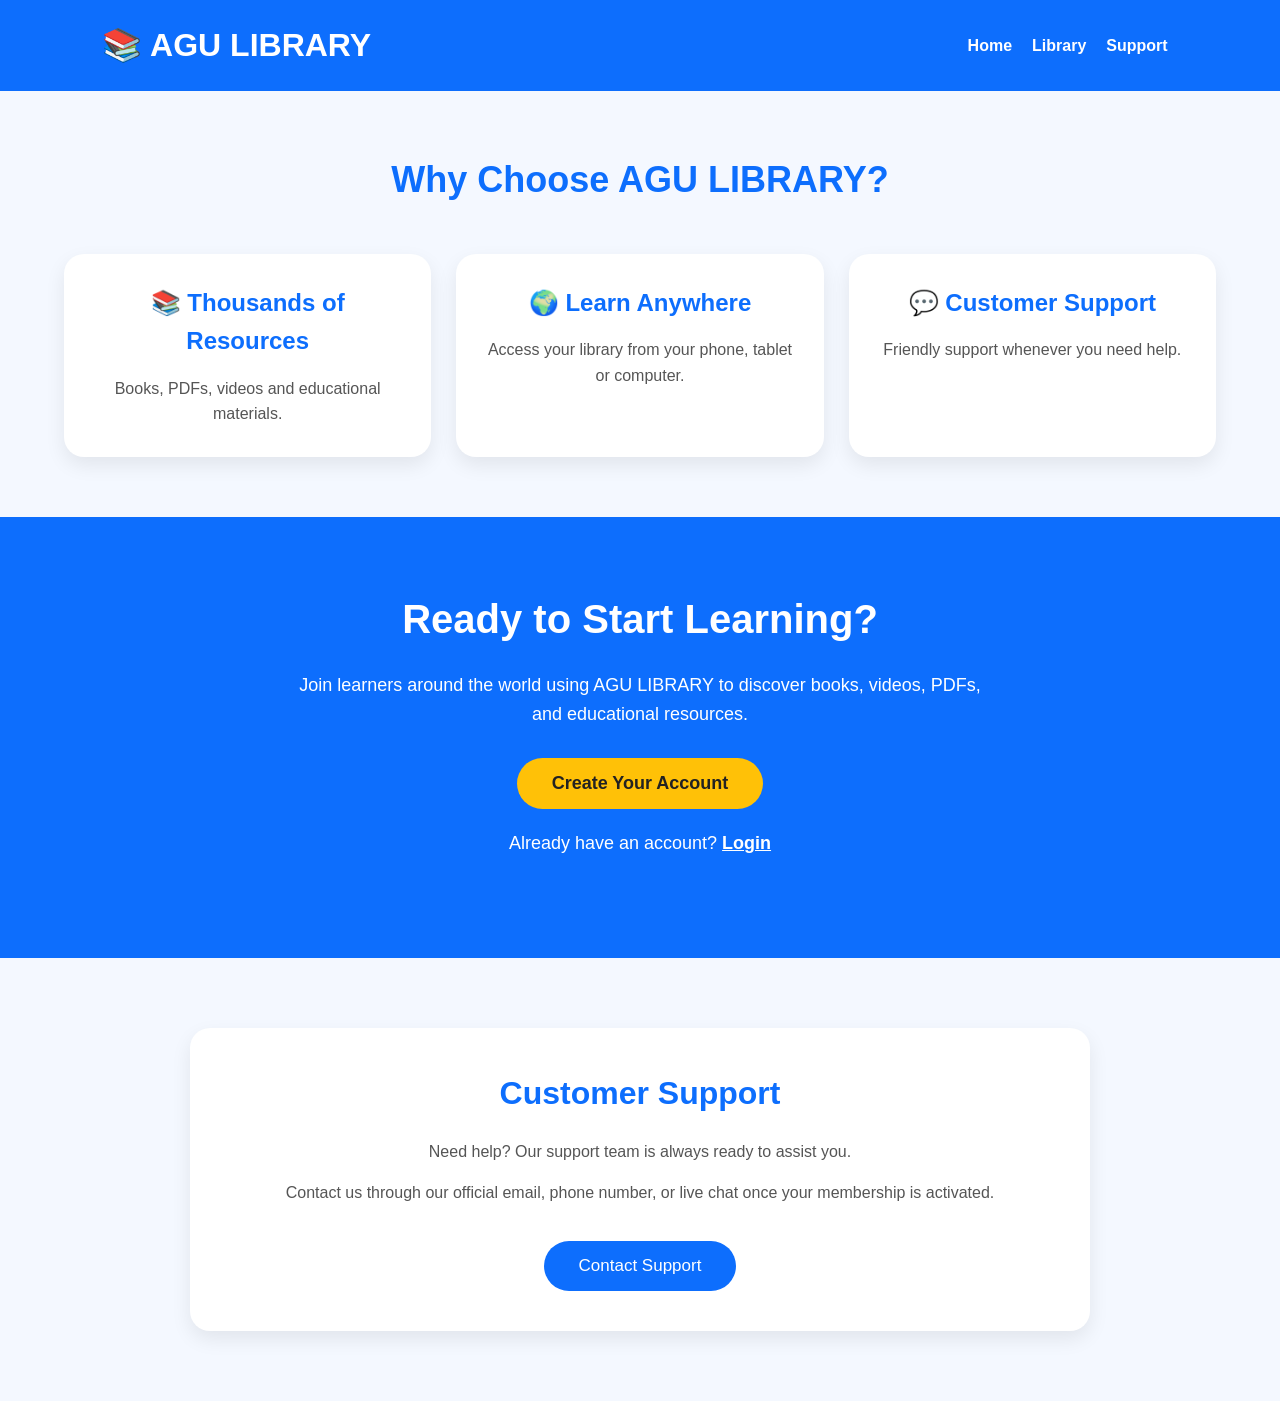
<file: membership.html>
<!DOCTYPE html>
<html lang="en">
<head>
    <meta charset="UTF-8">
    <meta name="viewport" content="width=device-width, initial-scale=1.0">
    <title>Membership - AGU LIBRARY</title>
    <link rel="stylesheet" href="style.css">
</head>

<body>

<header>
    <h1>📚 AGU LIBRARY</h1>

    <nav>
        <a href="index.html">Home</a>
        <a href="library.html">Library</a>
        <a href="#support">Support</a>
    </nav>
</header>

<section class="benefits">

    <h2>Why Choose AGU LIBRARY?</h2>

    <div class="benefit-card">
        <h3>📚 Thousands of Resources</h3>
        <p>Books, PDFs, videos and educational materials.</p>
    </div>

    <div class="benefit-card">
        <h3>🌍 Learn Anywhere</h3>
        <p>Access your library from your phone, tablet or computer.</p>
    </div>

    <div class="benefit-card">
        <h3>💬 Customer Support</h3>
        <p>Friendly support whenever you need help.</p>
    </div>

</section>

<section class="join">

    <h2>Ready to Start Learning?</h2>

    <p>
        Join learners around the world using AGU LIBRARY to discover books, videos, PDFs, and educational resources.
    </p>

<form action="register.html">

    <button type="submit">Create Your Account</button>

</form>

<p style="margin-top:20px;">
    Already have an account?
    <a href="login.html" style="color:white;font-weight:bold;">Login</a>
</p>

</section>

<section id="support" class="support">

    <h2>Customer Support</h2>

    <p>
        Need help? Our support team is always ready to assist you.
    </p>

    <p>
        Contact us through our official email, phone number, or live chat once your membership is activated.
    </p>

    <button type="button">Contact Support</button>

</section>

</body>
</html>
</file>
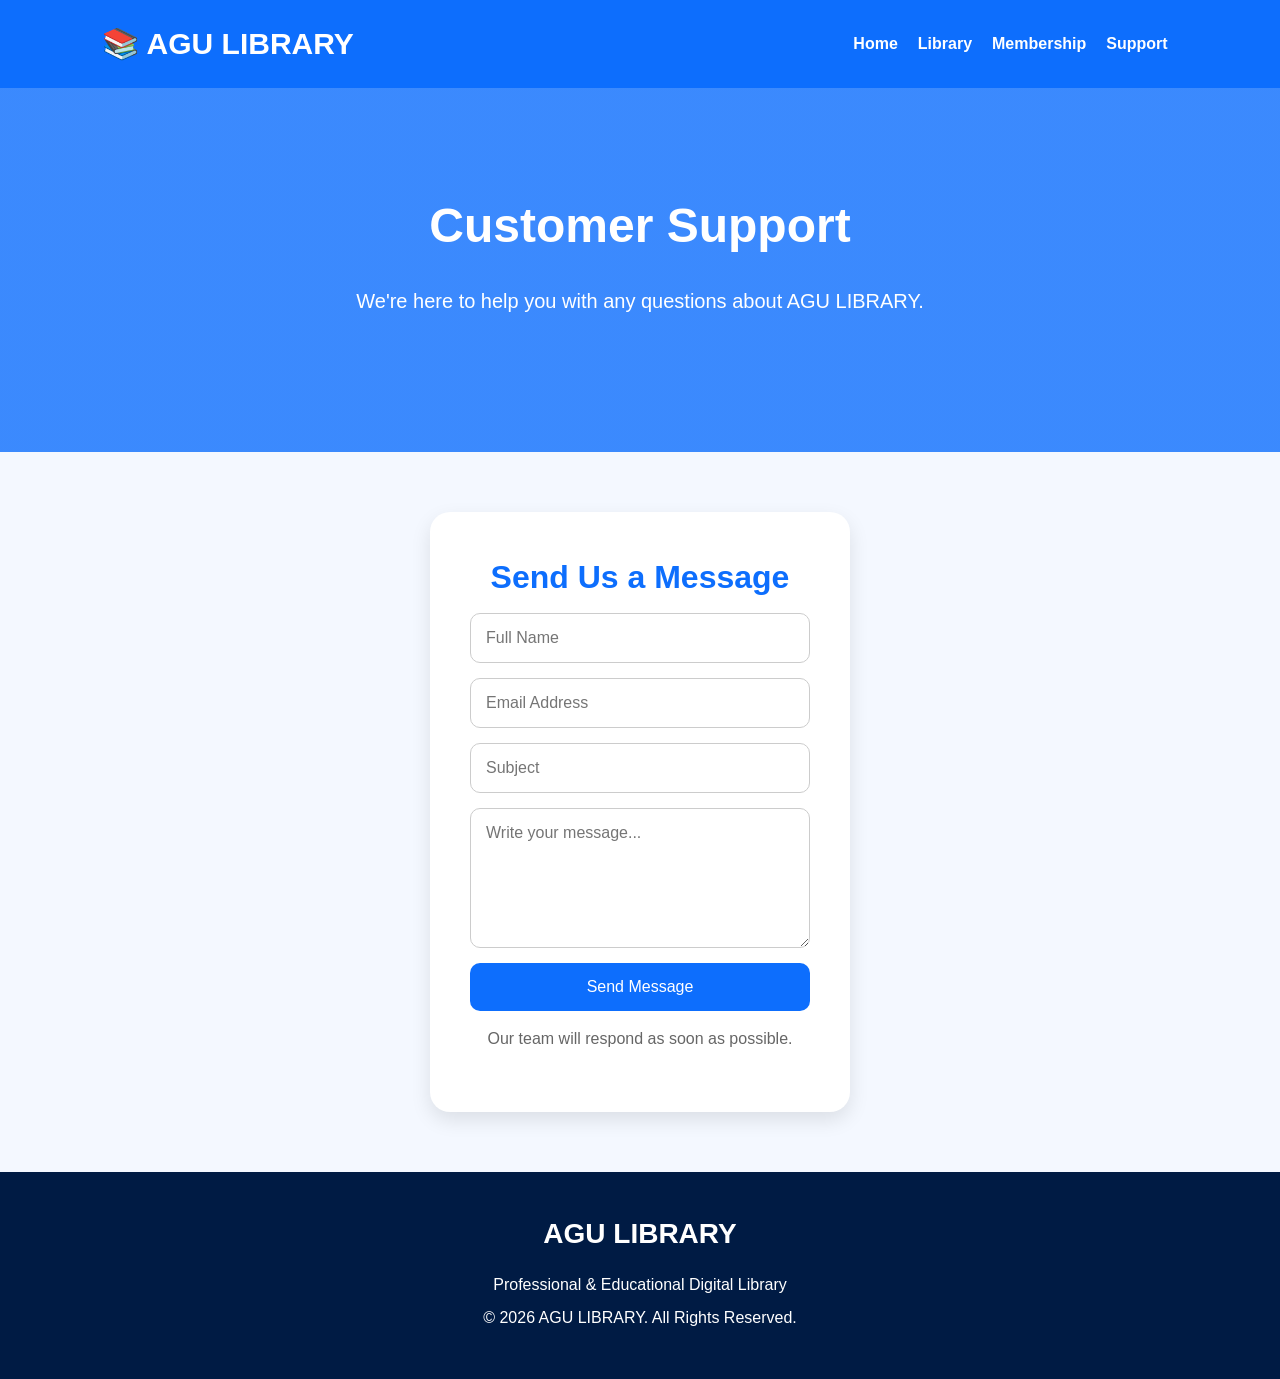
<file: support.html>
<!DOCTYPE html>
<html lang="en">
<head>
    <meta charset="UTF-8">
    <meta name="viewport" content="width=device-width, initial-scale=1.0">
    <title>Support - AGU LIBRARY</title>
    <link rel="stylesheet" href="style.css">
</head>

<body>

<header>

    <div class="logo">📚 AGU LIBRARY</div>

    <nav>
        <a href="index.html">Home</a>
        <a href="library.html">Library</a>
        <a href="membership.html">Membership</a>
        <a href="support.html">Support</a>
    </nav>

</header>

<section class="hero">

    <h2>Customer Support</h2>

    <p>
        We're here to help you with any questions about AGU LIBRARY.
    </p>

</section>

<section class="login-page">

    <div class="login-box">

        <h2>Send Us a Message</h2>

        <form>

            <input
                type="text"
                placeholder="Full Name"
                required>

            <input
                type="email"
                placeholder="Email Address"
                required>

            <input
                type="text"
                placeholder="Subject"
                required>

            <textarea
                rows="6"
                placeholder="Write your message..."
                style="padding:15px;border:1px solid #ccc;border-radius:10px;font-size:16px;"
                required></textarea>

            <button type="submit">Send Message</button>

        </form>

        <p class="login-links">
            Our team will respond as soon as possible.
        </p>

    </div>

</section>

<footer>

    <h3>AGU LIBRARY</h3>

    <p>Professional & Educational Digital Library</p>

    <p>© 2026 AGU LIBRARY. All Rights Reserved.</p>

</footer>

</body>
</html>
</file>
<file: style.css>
/* =========================
   AGU LIBRARY
   STYLE.CSS
========================= */

*{
    margin:0;
    padding:0;
    box-sizing:border-box;
    font-family:Arial, Helvetica, sans-serif;
}

body{
    background:#f4f8ff;
    color:#222;
    line-height:1.6;
}

/* =========================
   HEADER
========================= */

header{
    background:#0d6efd;
    color:white;
    display:flex;
    justify-content:space-between;
    align-items:center;
    flex-wrap:wrap;
    padding:20px 8%;
    position:sticky;
    top:0;
    z-index:1000;
}

.logo{
    font-size:30px;
    font-weight:bold;
}

nav{
    display:flex;
    flex-wrap:wrap;
}

nav a{
    color:white;
    text-decoration:none;
    margin:10px;
    font-weight:bold;
    transition:.3s;
}

nav a:hover{
    color:#ffc107;
}

.buttons{
    display:flex;
    gap:10px;
}

.login,
.register{
    padding:10px 20px;
    border:none;
    border-radius:30px;
    cursor:pointer;
    font-weight:bold;
    transition:.3s;
}

.login{
    background:white;
    color:#0d6efd;
}

.login:hover{
    background:#e9ecef;
}

.register{
    background:#ffc107;
}

.register:hover{
    background:#ffca2c;
}

/* =========================
   HERO
========================= */

.hero{
    background:linear-gradient(rgba(13,110,253,.8),
    rgba(13,110,253,.8));
    color:white;
    text-align:center;
    padding:100px 20px;
}

.hero h2{
    font-size:48px;
    margin-bottom:20px;
}

.hero p{
    font-size:20px;
    margin-bottom:35px;
}

.search{
    display:flex;
    justify-content:center;
    gap:10px;
    flex-wrap:wrap;
}

.search input{
    width:350px;
    max-width:90%;
    padding:15px;
    border:none;
    border-radius:30px;
    font-size:16px;
}

.search button{
    padding:15px 30px;
    border:none;
    border-radius:30px;
    background:#ffc107;
    font-weight:bold;
    cursor:pointer;
    transition:.3s;
}

.search button:hover{
    background:#ffca2c;
}
/* =========================
   SECTION TITLES
========================= */

.section-title{
    text-align:center;
    color:#0d6efd;
    font-size:34px;
    margin:60px 0 30px;
    font-weight:bold;
}

/* =========================
   CATEGORIES
========================= */

.categories{
    width:90%;
    max-width:1200px;
    margin:0 auto 60px;
    display:grid;
    grid-template-columns:repeat(auto-fit,minmax(220px,1fr));
    gap:25px;
}

.card{
    background:white;
    padding:30px 20px;
    border-radius:20px;
    text-align:center;
    box-shadow:0 8px 20px rgba(0,0,0,.08);
    transition:.3s;
}

.card:hover{
    transform:translateY(-8px);
}

.card h3{
    color:#0d6efd;
    margin-bottom:15px;
    font-size:24px;
}

.card p{
    color:#555;
}

/* =========================
   FEATURED RESOURCES
========================= */

.featured{
    background:white;
    padding:70px 8%;
}

.featured h2{
    text-align:center;
    color:#0d6efd;
    margin-bottom:40px;
    font-size:34px;
}

.resource-grid{
    display:grid;
    grid-template-columns:repeat(auto-fit,minmax(240px,1fr));
    gap:25px;
}

.resource-card{
    background:#f8f9fa;
    border-radius:20px;
    overflow:hidden;
    box-shadow:0 8px 20px rgba(0,0,0,.08);
    transition:.3s;
    text-align:center;
}

.resource-card:hover{
    transform:translateY(-8px);
}

.resource-card img{
    width:100%;
    height:280px;
    object-fit:cover;
}

.resource-card h3{
    margin:20px 0 10px;
    color:#0d6efd;
}

.resource-card p{
    color:#666;
    margin-bottom:20px;
}

.resource-card button{
    margin-bottom:20px;
    padding:12px 25px;
    border:none;
    border-radius:30px;
    background:#0d6efd;
    color:white;
    cursor:pointer;
    transition:.3s;
}

.resource-card button:hover{
    background:#0b5ed7;
}

/* =========================
   STATISTICS
========================= */

.stats{
    background:#0d6efd;
    color:white;
    display:grid;
    grid-template-columns:repeat(auto-fit,minmax(180px,1fr));
    gap:25px;
    padding:70px 8%;
    text-align:center;
}

.stat h2{
    font-size:40px;
    margin-bottom:10px;
}

.stat p{
    font-size:18px;
}

/* =========================
   FOOTER
========================= */

footer{
    background:#001b44;
    color:white;
    text-align:center;
    padding:40px 20px;
}

footer h3{
    font-size:28px;
    margin-bottom:15px;
}

footer p{
    margin:8px 0;
}
/* =========================
   ANIMATIONS
========================= */

.card,
.resource-card,
.stat{
    transition:0.3s ease;
}

.card:hover,
.resource-card:hover,
.stat:hover{
    transform:translateY(-10px);
}

/* =========================
   RESPONSIVE DESIGN
========================= */

@media (max-width:768px){

header{
    flex-direction:column;
    text-align:center;
    gap:15px;
}

nav{
    justify-content:center;
}

.hero h2{
    font-size:34px;
}

.hero p{
    font-size:18px;
}

.search{
    flex-direction:column;
    align-items:center;
}

.search input{
    width:90%;
}

.search button{
    width:90%;
}

.buttons{
    justify-content:center;
}

.categories{
    grid-template-columns:1fr;
}

.resource-grid{
    grid-template-columns:1fr;
}

.stats{
    grid-template-columns:repeat(2,1fr);
}

}

@media (max-width:500px){

.stats{
    grid-template-columns:1fr;
}

.logo{
    font-size:24px;
}

nav a{
    margin:6px;
    font-size:15px;
}

.hero{
    padding:70px 15px;
}

.hero h2{
    font-size:28px;
}

.section-title,
.featured h2{
    font-size:28px;
}

}
/* =========================
   LOGIN PAGE
========================= */

.login-page{
    display:flex;
    justify-content:center;
    align-items:center;
    min-height:80vh;
    padding:40px 20px;
    background:#f4f8ff;
}

.login-box{
    background:white;
    width:100%;
    max-width:420px;
    padding:40px;
    border-radius:20px;
    box-shadow:0 8px 20px rgba(0,0,0,.1);
    text-align:center;
}

.login-box h2{
    color:#0d6efd;
    margin-bottom:10px;
    font-size:32px;
}

.login-box p{
    color:#666;
    margin-bottom:20px;
}

.login-box form{
    display:flex;
    flex-direction:column;
    gap:15px;
}

.login-box input{
    padding:15px;
    border:1px solid #ccc;
    border-radius:10px;
    font-size:16px;
}

.login-box input:focus{
    outline:none;
    border-color:#0d6efd;
}

.login-box button{
    background:#0d6efd;
    color:white;
    border:none;
    padding:15px;
    border-radius:10px;
    font-size:16px;
    cursor:pointer;
    transition:.3s;
}

.login-box button:hover{
    background:#0b5ed7;
}

.login-links{
    margin-top:15px;
}

.login-links a{
    color:#0d6efd;
    text-decoration:none;
    font-weight:bold;
}

.login-links a:hover{
    text-decoration:underline;
}
.card button{
    margin-top:20px;
    padding:12px 25px;
    border:none;
    border-radius:30px;
    background:#0d6efd;
    color:white;
    cursor:pointer;
    transition:.3s;
}

.card button:hover{
    background:#0b5ed7;
}
/* =========================
   MEMBERSHIP PAGE
========================= */

.benefits{
    width:90%;
    max-width:1200px;
    margin:60px auto;
    display:grid;
    grid-template-columns:repeat(auto-fit,minmax(280px,1fr));
    gap:25px;
}

.benefits h2{
    grid-column:1/-1;
    text-align:center;
    color:#0d6efd;
    font-size:36px;
    margin-bottom:20px;
}

.benefit-card{
    background:white;
    padding:30px;
    border-radius:20px;
    text-align:center;
    box-shadow:0 8px 20px rgba(0,0,0,.08);
    transition:.3s;
}

.benefit-card:hover{
    transform:translateY(-8px);
}

.benefit-card h3{
    color:#0d6efd;
    margin-bottom:15px;
    font-size:24px;
}

.benefit-card p{
    color:#555;
}

.join{
    background:#0d6efd;
    color:white;
    text-align:center;
    padding:70px 20px;
}

.join h2{
    font-size:40px;
    margin-bottom:20px;
}

.join p{
    max-width:700px;
    margin:0 auto 30px;
    font-size:18px;
}

.join label{
    display:block;
    margin-bottom:10px;
    font-weight:bold;
}

.join input{
    width:90%;
    max-width:400px;
    padding:15px;
    border:none;
    border-radius:30px;
    font-size:16px;
    margin-bottom:20px;
}

.join button{
    padding:15px 35px;
    background:#ffc107;
    color:#222;
    border:none;
    border-radius:30px;
    font-size:18px;
    font-weight:bold;
    cursor:pointer;
    transition:.3s;
}

.join button:hover{
    background:#ffca2c;
}

.support{
    width:90%;
    max-width:900px;
    margin:70px auto;
    background:white;
    padding:40px;
    border-radius:20px;
    text-align:center;
    box-shadow:0 8px 20px rgba(0,0,0,.08);
}

.support h2{
    color:#0d6efd;
    margin-bottom:20px;
    font-size:32px;
}

.support p{
    color:#555;
    margin-bottom:15px;
}

.support button{
    margin-top:20px;
    padding:15px 35px;
    background:#0d6efd;
    color:white;
    border:none;
    border-radius:30px;
    cursor:pointer;
    font-size:17px;
    transition:.3s;
}

.support button:hover{
    background:#0b5ed7;
}

@media(max-width:768px){

.join h2{
    font-size:30px;
}

.benefits h2,
.support h2{
    font-size:28px;
}

.join input{
    width:100%;
}

.support{
    padding:25px;
}

}
</file>
